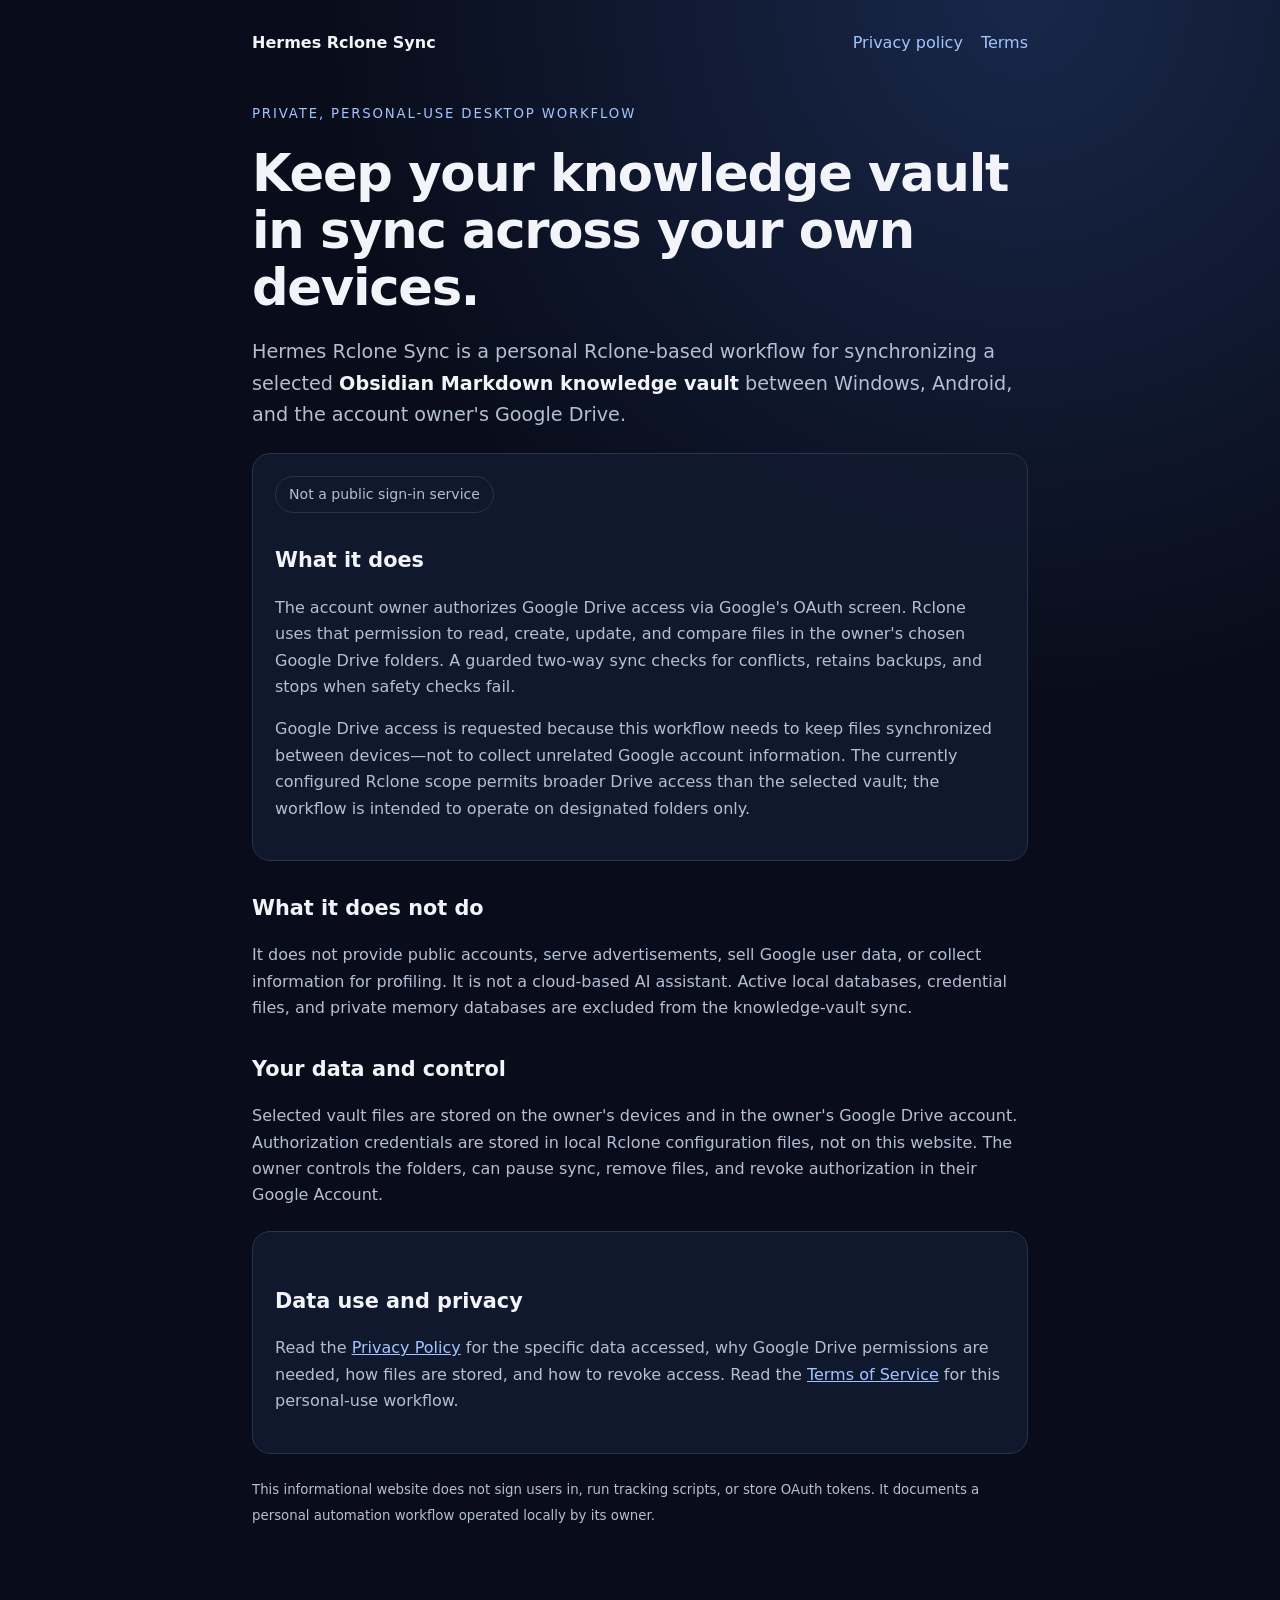
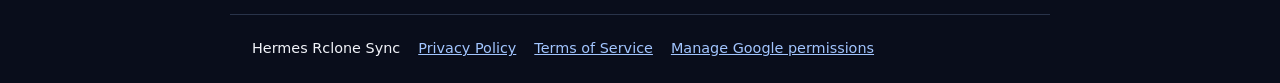
<file: hermes-rclone-sync/index.html>
<!doctype html>
<html lang="en"><head><meta charset="utf-8"><meta name="viewport" content="width=device-width, initial-scale=1"><meta name="description" content="Hermes Rclone Sync is a personal Google Drive backup and synchronization workflow for a private Obsidian knowledge vault."><title>Hermes Rclone Sync — Personal Google Drive Sync</title><link rel="stylesheet" href="style.css"></head>
<body><header><a href="./"><strong>Hermes Rclone Sync</strong></a><nav aria-label="Navigation"><a href="privacy.html">Privacy policy</a><a href="terms.html">Terms</a></nav></header>
<main><span class="eyebrow">Private, personal-use desktop workflow</span><h1>Keep your knowledge vault in sync across your own devices.</h1><p class="lead">Hermes Rclone Sync is a personal Rclone-based workflow for synchronizing a selected <strong>Obsidian Markdown knowledge vault</strong> between Windows, Android, and the account owner's Google Drive.</p>
<div class="panel"><span class="pill">Not a public sign-in service</span><h2>What it does</h2><p>The account owner authorizes Google Drive access via Google's OAuth screen. Rclone uses that permission to read, create, update, and compare files in the owner's chosen Google Drive folders. A guarded two-way sync checks for conflicts, retains backups, and stops when safety checks fail.</p><p>Google Drive access is requested because this workflow needs to keep files synchronized between devices—not to collect unrelated Google account information. The currently configured Rclone scope permits broader Drive access than the selected vault; the workflow is intended to operate on designated folders only.</p></div>
<h2>What it does not do</h2><p>It does not provide public accounts, serve advertisements, sell Google user data, or collect information for profiling. It is not a cloud-based AI assistant. Active local databases, credential files, and private memory databases are excluded from the knowledge-vault sync.</p>
<h2>Your data and control</h2><p>Selected vault files are stored on the owner's devices and in the owner's Google Drive account. Authorization credentials are stored in local Rclone configuration files, not on this website. The owner controls the folders, can pause sync, remove files, and revoke authorization in their Google Account.</p>
<div class="panel"><h2>Data use and privacy</h2><p>Read the <a href="privacy.html">Privacy Policy</a> for the specific data accessed, why Google Drive permissions are needed, how files are stored, and how to revoke access. Read the <a href="terms.html">Terms of Service</a> for this personal-use workflow.</p></div>
<p><small>This informational website does not sign users in, run tracking scripts, or store OAuth tokens. It documents a personal automation workflow operated locally by its owner.</small></p>
</main><footer><span>Hermes Rclone Sync</span><a href="privacy.html">Privacy Policy</a><a href="terms.html">Terms of Service</a><a href="https://myaccount.google.com/permissions" rel="noopener noreferrer">Manage Google permissions</a></footer></body></html>
</file>
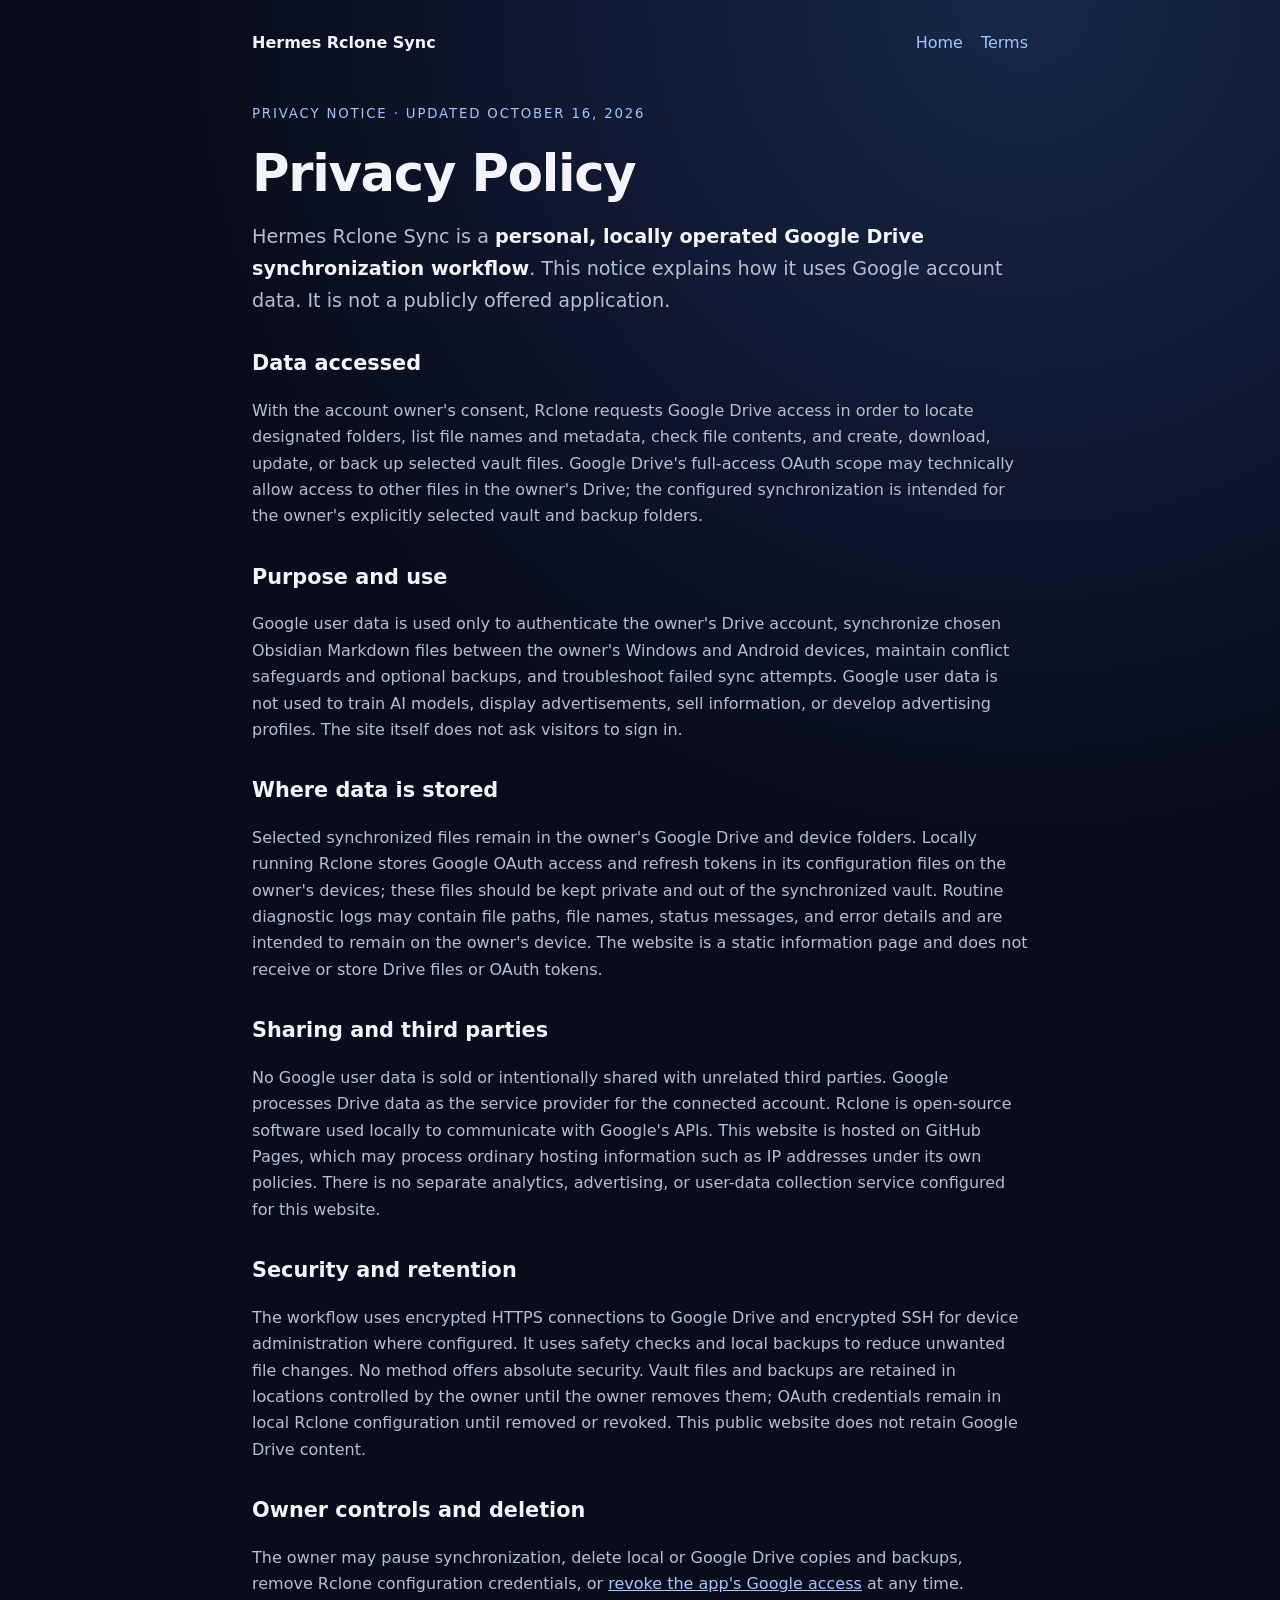
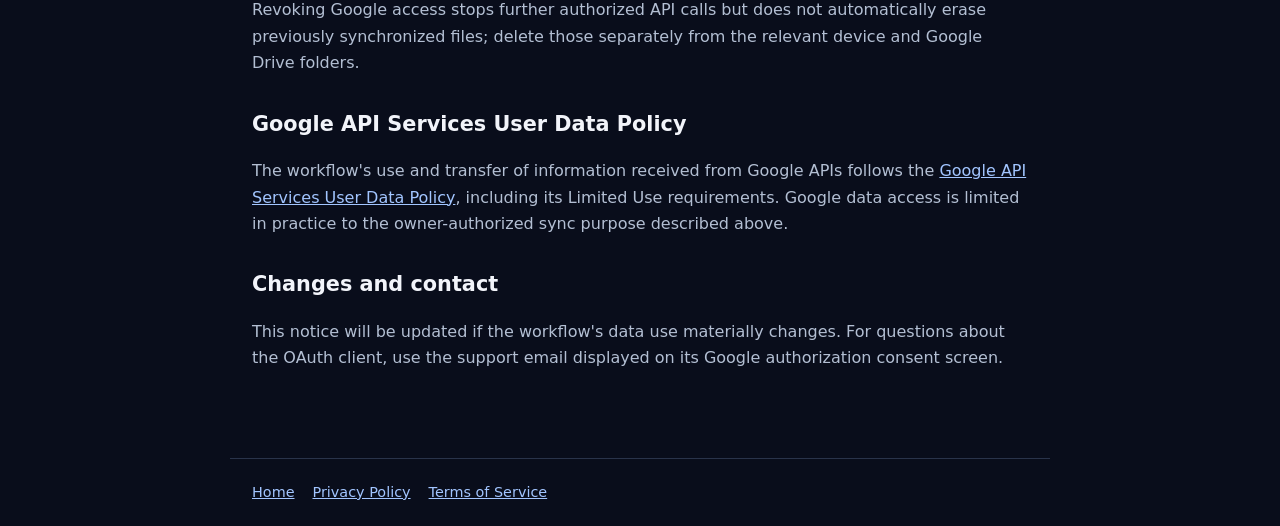
<file: hermes-rclone-sync/privacy.html>
<!doctype html>
<html lang="en"><head><meta charset="utf-8"><meta name="viewport" content="width=device-width, initial-scale=1"><meta name="description" content="How the personal Hermes Rclone Sync workflow accesses, uses, stores, and protects Google Drive data."><title>Privacy Policy — Hermes Rclone Sync</title><link rel="stylesheet" href="style.css"></head>
<body><header><a href="./"><strong>Hermes Rclone Sync</strong></a><nav aria-label="Navigation"><a href="./">Home</a><a href="terms.html">Terms</a></nav></header>
<main><span class="eyebrow">Privacy notice · Updated October 16, 2026</span><h1>Privacy Policy</h1><p class="lead">Hermes Rclone Sync is a <strong>personal, locally operated Google Drive synchronization workflow</strong>. This notice explains how it uses Google account data. It is not a publicly offered application.</p>
<h2>Data accessed</h2><p>With the account owner's consent, Rclone requests Google Drive access in order to locate designated folders, list file names and metadata, check file contents, and create, download, update, or back up selected vault files. Google Drive's full-access OAuth scope may technically allow access to other files in the owner's Drive; the configured synchronization is intended for the owner's explicitly selected vault and backup folders.</p>
<h2>Purpose and use</h2><p>Google user data is used only to authenticate the owner's Drive account, synchronize chosen Obsidian Markdown files between the owner's Windows and Android devices, maintain conflict safeguards and optional backups, and troubleshoot failed sync attempts. Google user data is not used to train AI models, display advertisements, sell information, or develop advertising profiles. The site itself does not ask visitors to sign in.</p>
<h2>Where data is stored</h2><p>Selected synchronized files remain in the owner's Google Drive and device folders. Locally running Rclone stores Google OAuth access and refresh tokens in its configuration files on the owner's devices; these files should be kept private and out of the synchronized vault. Routine diagnostic logs may contain file paths, file names, status messages, and error details and are intended to remain on the owner's device. The website is a static information page and does not receive or store Drive files or OAuth tokens.</p>
<h2>Sharing and third parties</h2><p>No Google user data is sold or intentionally shared with unrelated third parties. Google processes Drive data as the service provider for the connected account. Rclone is open-source software used locally to communicate with Google's APIs. This website is hosted on GitHub Pages, which may process ordinary hosting information such as IP addresses under its own policies. There is no separate analytics, advertising, or user-data collection service configured for this website.</p>
<h2>Security and retention</h2><p>The workflow uses encrypted HTTPS connections to Google Drive and encrypted SSH for device administration where configured. It uses safety checks and local backups to reduce unwanted file changes. No method offers absolute security. Vault files and backups are retained in locations controlled by the owner until the owner removes them; OAuth credentials remain in local Rclone configuration until removed or revoked. This public website does not retain Google Drive content.</p>
<h2>Owner controls and deletion</h2><p>The owner may pause synchronization, delete local or Google Drive copies and backups, remove Rclone configuration credentials, or <a href="https://myaccount.google.com/permissions" rel="noopener noreferrer">revoke the app's Google access</a> at any time. Revoking Google access stops further authorized API calls but does not automatically erase previously synchronized files; delete those separately from the relevant device and Google Drive folders.</p>
<h2>Google API Services User Data Policy</h2><p>The workflow's use and transfer of information received from Google APIs follows the <a href="https://developers.google.com/terms/api-services-user-data-policy" rel="noopener noreferrer">Google API Services User Data Policy</a>, including its Limited Use requirements. Google data access is limited in practice to the owner-authorized sync purpose described above.</p>
<h2>Changes and contact</h2><p>This notice will be updated if the workflow's data use materially changes. For questions about the OAuth client, use the support email displayed on its Google authorization consent screen.</p>
</main><footer><a href="./">Home</a><a href="privacy.html">Privacy Policy</a><a href="terms.html">Terms of Service</a></footer></body></html>
</file>
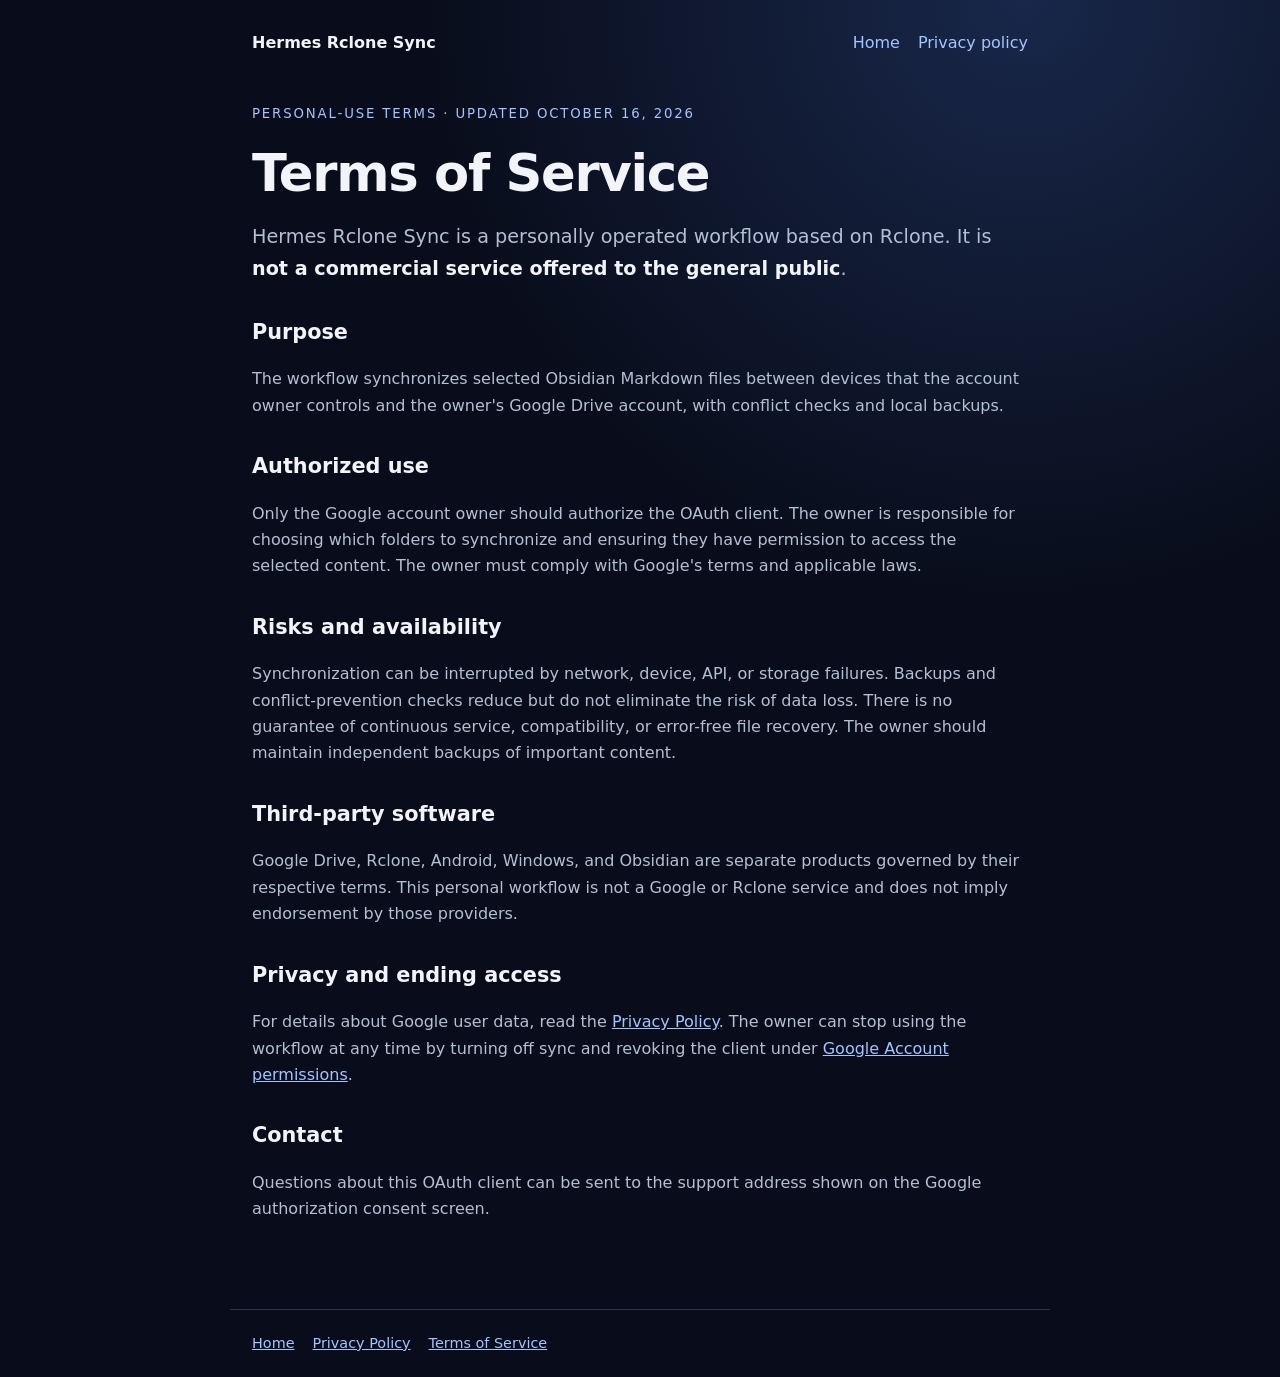
<file: hermes-rclone-sync/terms.html>
<!doctype html>
<html lang="en"><head><meta charset="utf-8"><meta name="viewport" content="width=device-width, initial-scale=1"><meta name="description" content="Terms of Service for the personal Hermes Rclone Sync Google Drive synchronization workflow."><title>Terms of Service — Hermes Rclone Sync</title><link rel="stylesheet" href="style.css"></head>
<body><header><a href="./"><strong>Hermes Rclone Sync</strong></a><nav aria-label="Navigation"><a href="./">Home</a><a href="privacy.html">Privacy policy</a></nav></header>
<main><span class="eyebrow">Personal-use terms · Updated October 16, 2026</span><h1>Terms of Service</h1><p class="lead">Hermes Rclone Sync is a personally operated workflow based on Rclone. It is <strong>not a commercial service offered to the general public</strong>.</p>
<h2>Purpose</h2><p>The workflow synchronizes selected Obsidian Markdown files between devices that the account owner controls and the owner's Google Drive account, with conflict checks and local backups.</p>
<h2>Authorized use</h2><p>Only the Google account owner should authorize the OAuth client. The owner is responsible for choosing which folders to synchronize and ensuring they have permission to access the selected content. The owner must comply with Google's terms and applicable laws.</p>
<h2>Risks and availability</h2><p>Synchronization can be interrupted by network, device, API, or storage failures. Backups and conflict-prevention checks reduce but do not eliminate the risk of data loss. There is no guarantee of continuous service, compatibility, or error-free file recovery. The owner should maintain independent backups of important content.</p>
<h2>Third-party software</h2><p>Google Drive, Rclone, Android, Windows, and Obsidian are separate products governed by their respective terms. This personal workflow is not a Google or Rclone service and does not imply endorsement by those providers.</p>
<h2>Privacy and ending access</h2><p>For details about Google user data, read the <a href="privacy.html">Privacy Policy</a>. The owner can stop using the workflow at any time by turning off sync and revoking the client under <a href="https://myaccount.google.com/permissions" rel="noopener noreferrer">Google Account permissions</a>.</p>
<h2>Contact</h2><p>Questions about this OAuth client can be sent to the support address shown on the Google authorization consent screen.</p>
</main><footer><a href="./">Home</a><a href="privacy.html">Privacy Policy</a><a href="terms.html">Terms of Service</a></footer></body></html>
</file>
<file: hermes-rclone-sync/style.css>
:root{color-scheme:dark;--bg:#090d1b;--panel:#121a30;--border:#29334a;--text:#f2f4fa;--muted:#b3bfd3;--accent:#a2c5ff}*{box-sizing:border-box}html{scroll-behavior:smooth}body{margin:0;min-height:100vh;background:radial-gradient(circle at 80% 0%,#18274a 0%,transparent 35%),var(--bg);font-family:system-ui,-apple-system,"Segoe UI",Arial,sans-serif;color:var(--text);line-height:1.65}main,header,footer{max-width:820px;margin:auto;padding:22px}header{display:flex;justify-content:space-between;align-items:center;gap:16px;padding-top:30px}header a{color:var(--text);text-decoration:none}nav{display:flex;gap:18px;flex-wrap:wrap}nav a,footer a{color:var(--accent)}h1{font-size:clamp(2rem,5vw,3.2rem);line-height:1.12;letter-spacing:-.025em;margin:18px 0}h2{font-size:1.3rem;margin-top:30px}p,li{color:var(--muted)}strong{color:var(--text)}a{color:var(--accent)}.eyebrow{font-size:.83rem;text-transform:uppercase;letter-spacing:.14em;color:var(--accent)}.lead{font-size:1.2rem}.panel{background:rgba(18,26,48,.88);border:1px solid var(--border);border-radius:18px;padding:22px;margin:22px 0}.pill{display:inline-block;border:1px solid var(--border);border-radius:999px;padding:6px 13px;color:var(--muted);font-size:.88rem}footer{border-top:1px solid var(--border);margin-top:48px;display:flex;gap:18px;flex-wrap:wrap;font-size:.9rem}small{color:var(--muted)}@media(max-width:600px){header{align-items:flex-start;flex-direction:column}.panel{padding:18px}}
</file>
